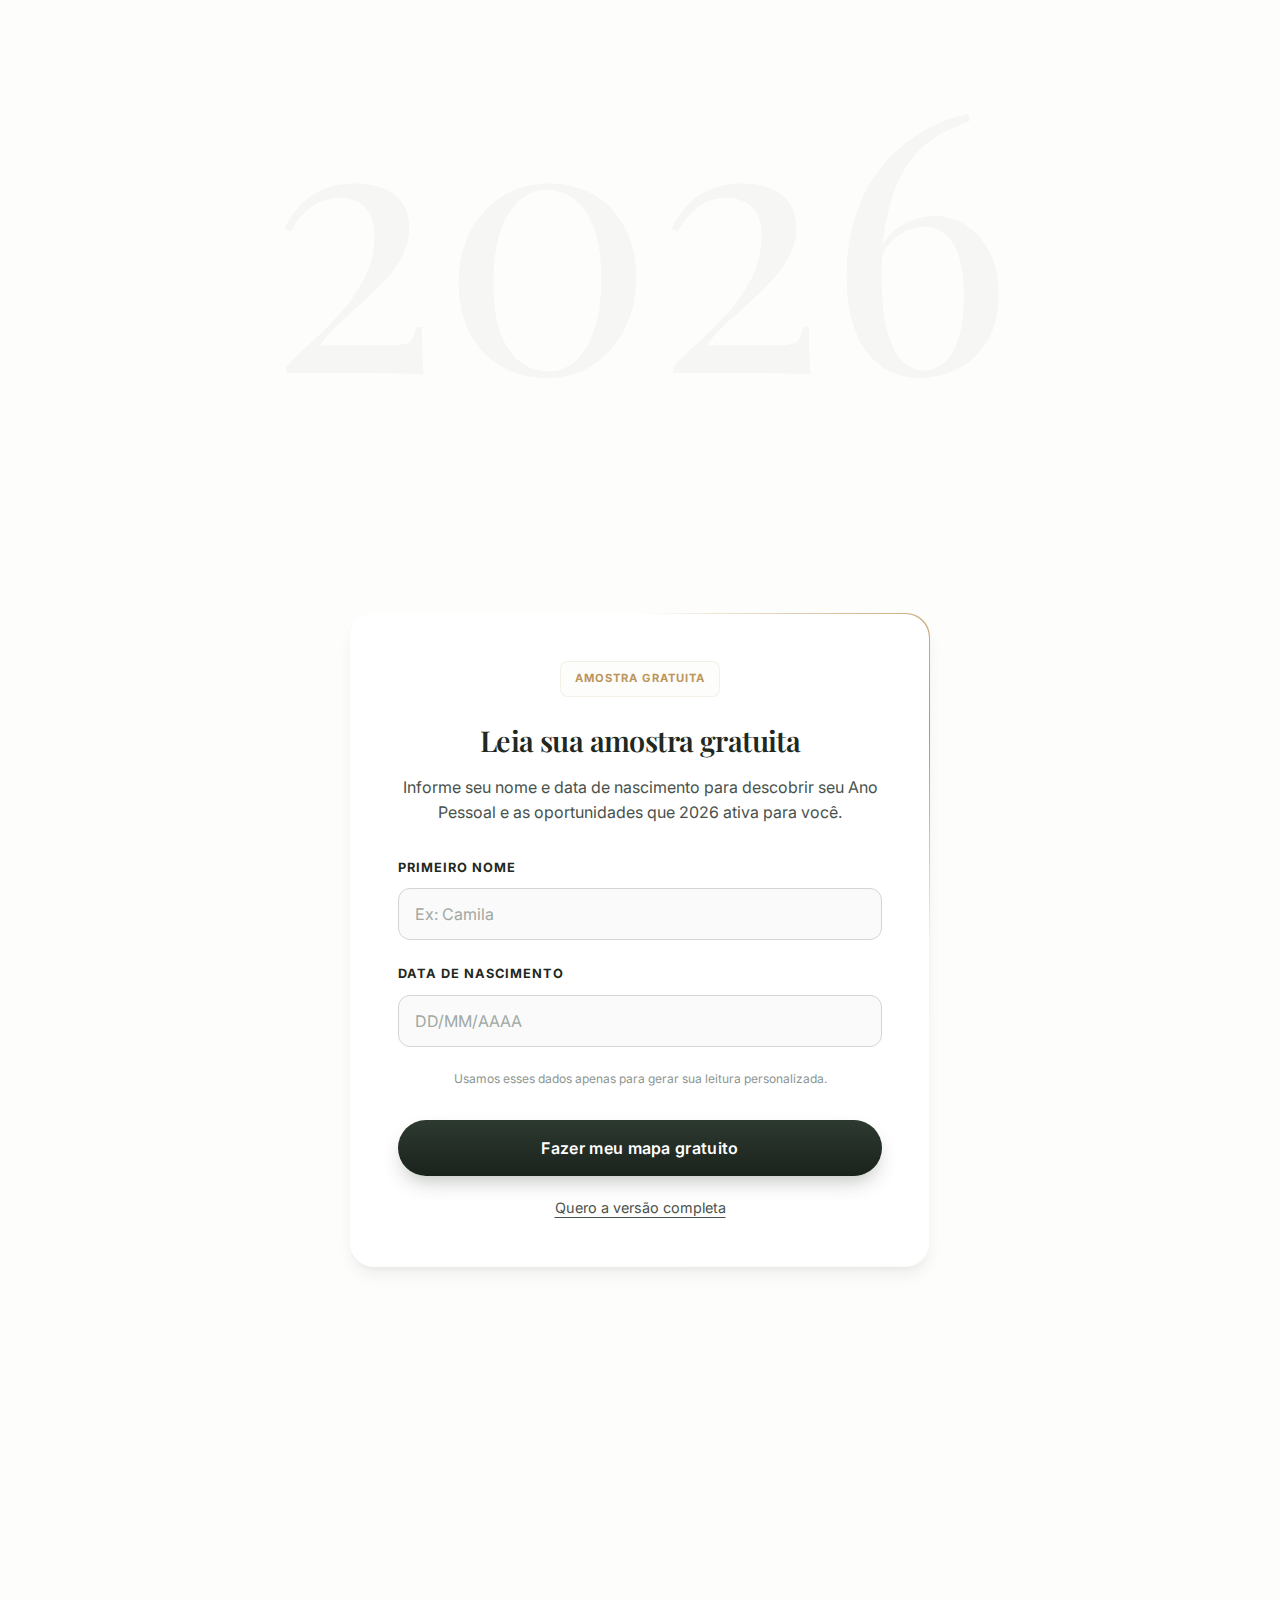
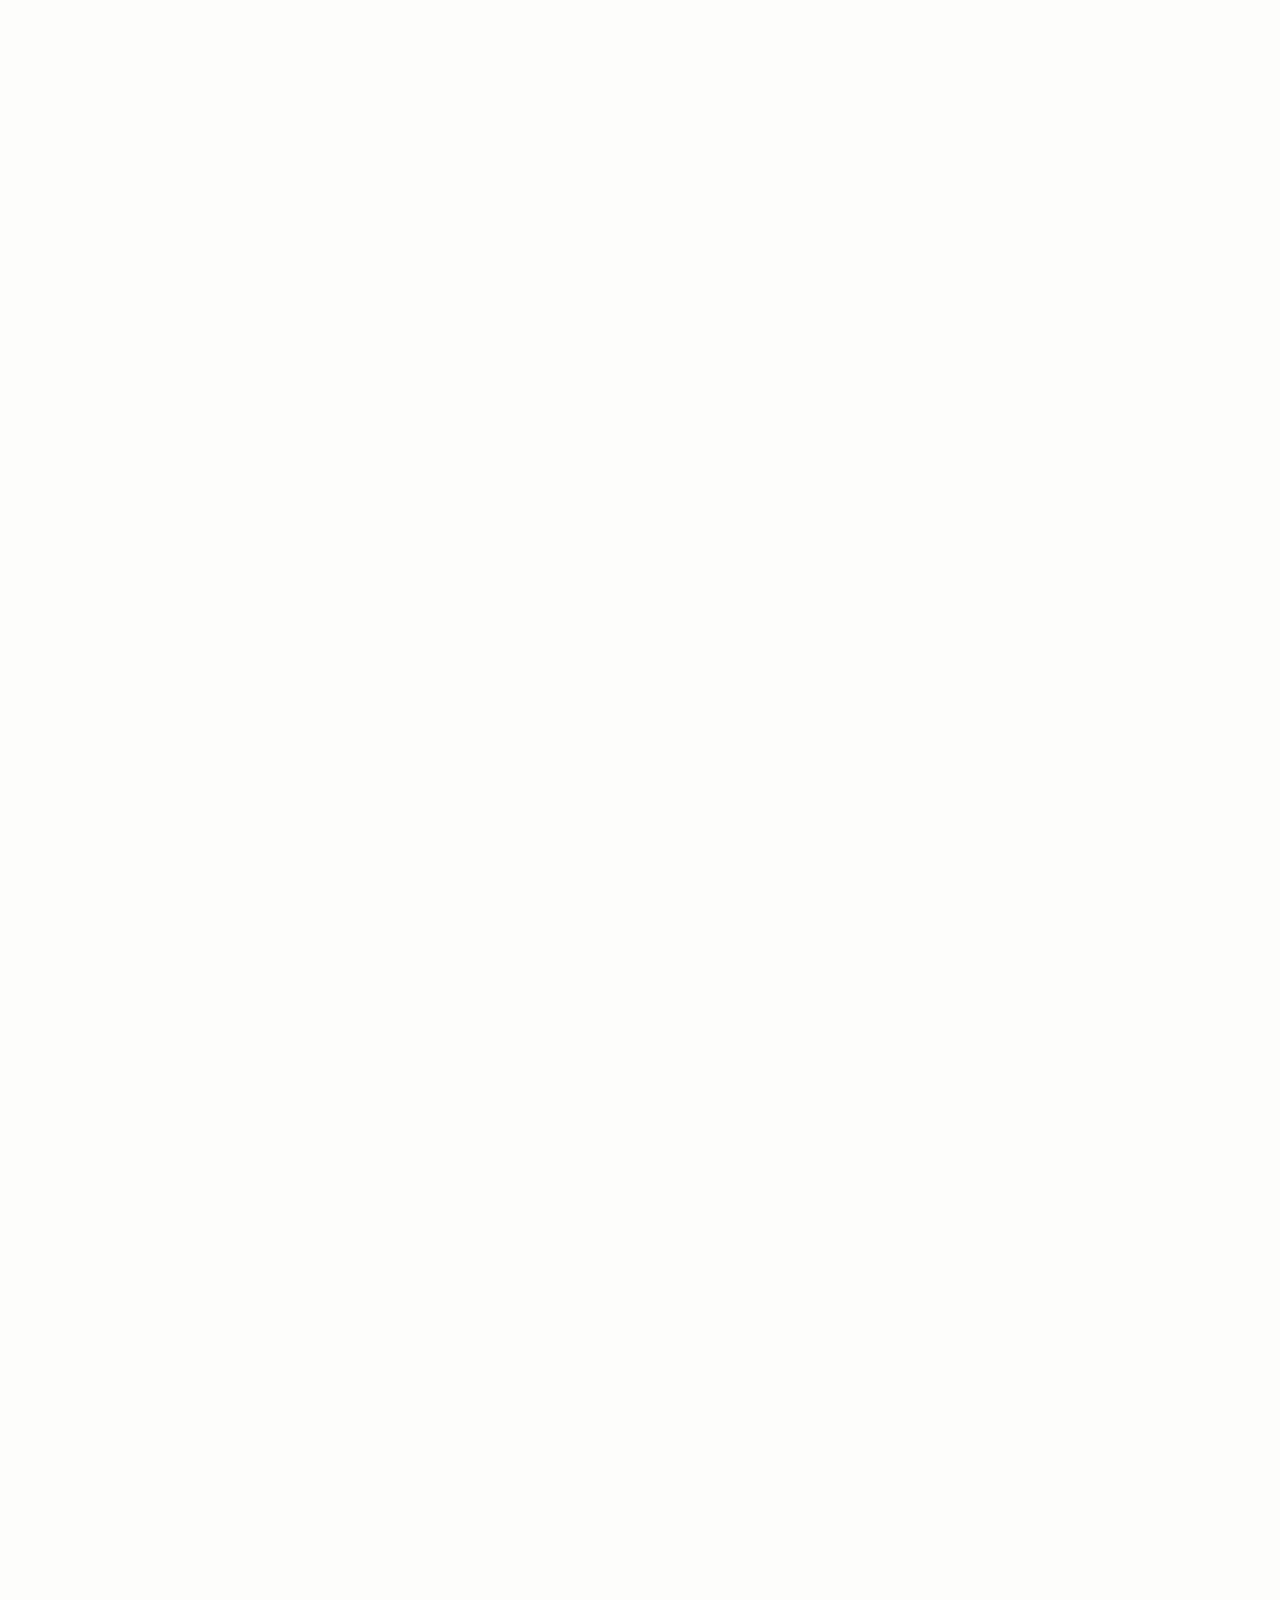
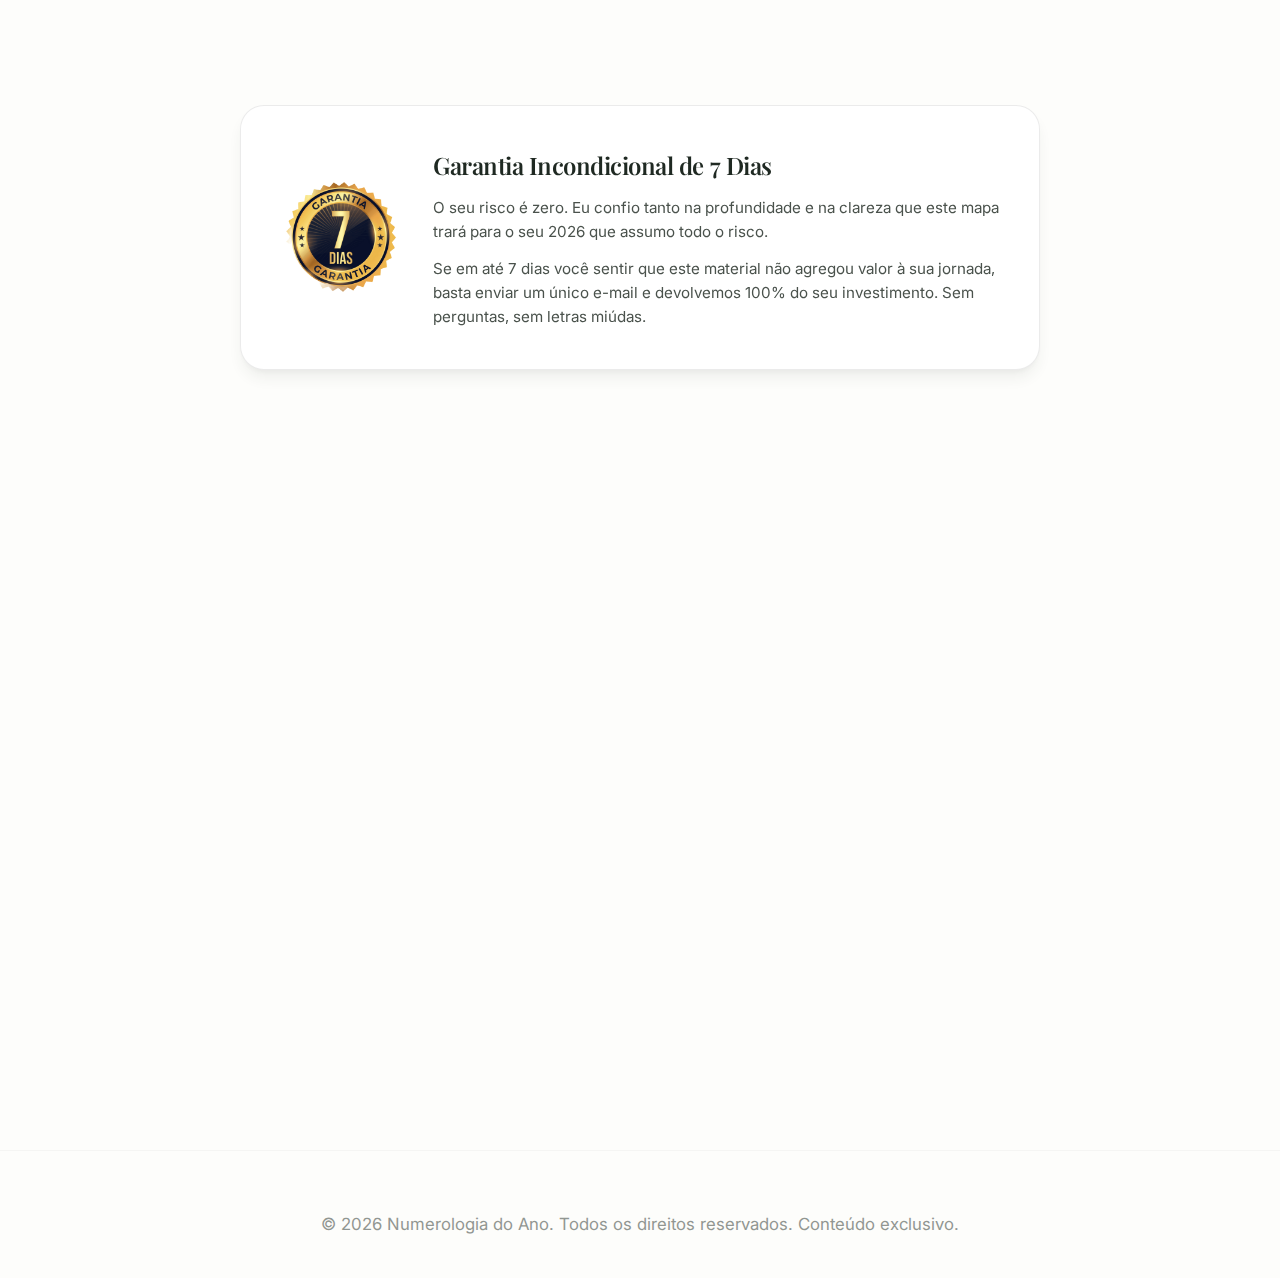
<file: index.html>
<!DOCTYPE html>
<html lang="pt-BR">
<head>
    <meta charset="UTF-8">
    <link rel="shortcut icon" href="./src/logo-num.png">
    <meta name="viewport" content="width=device-width, initial-scale=1.0">
    <title>Mapa do Ano 2026 | Numerologia Essencial</title>
    
    <link rel="preconnect" href="https://fonts.googleapis.com">
    <link rel="preconnect" href="https://fonts.gstatic.com" crossorigin>
    <link href="https://fonts.googleapis.com/css2?family=Inter:wght@300;400;500;600&family=Playfair+Display:ital,wght@0,400;0,600;1,400&display=swap" rel="stylesheet">
    
    <link rel="stylesheet" href="style.css">
</head>
<body>

    <div class="background-decor">2026</div>

    <header class="hero-section fade-in">
        <div class="container">
            <span class="hero-tag">Sua energia para o próximo ciclo</span>
            <h1 class="hero-title">Mapa do Ano 2026</h1>
            <h2 class="hero-subtitle">Entenda o ritmo que define seus resultados, planos e sonhos para este ano</h2>
            <p class="hero-text">Uma leitura numerológica <strong>personalizada pela sua data de nascimento,</strong> que revela oportunidades, desafios ocultos e os momentos mais favoráveis para agir em cada área da sua vida.</p>
            <a href="#amostra" class="btn btn-primary scroll-trigger">Fazer minha leitura gratuita</a>
        </div>
    </header>

    <section id="amostra" class="sample-section fade-in-up">
        <div class="container">
            <div class="card sample-card">
                <div class="badge badge-glow">Amostra Gratuita</div>
                <h3 class="card-title">Leia sua amostra gratuita</h3>
                <p class="card-text">Informe seu nome e data de nascimento para descobrir seu Ano Pessoal e as oportunidades que 2026 ativa para você.</p>
                
                <form id="freeReadForm" class="premium-form">
                    <div class="input-group">
                        <label for="nome">Primeiro nome</label>
                        <input type="text" id="nome" placeholder="Ex: Camila" required>
                    </div>
                    <div class="input-group">
                        <label for="nascimento">Data de nascimento</label>
                        <input type="tel" id="nascimento" placeholder="DD/MM/AAAA" maxlength="10" required>
                    </div>
                    <p class="microcopy">Usamos esses dados apenas para gerar sua leitura personalizada.</p>
                    
                    <div class="form-actions">
                        <button type="submit" class="btn btn-primary full-width">Fazer meu mapa gratuito</button>
                        <a href="#planos" class="link-secondary">Quero a versão completa</a>
                    </div>
                </form>
            </div>
        </div>
    </section>

    <section class="authority-section fade-in-up">
        <div class="container">
            <h3 class="section-title">A sua Numerologia de 2026 — completa e personalizada</h3>
            <p class="section-subtitle">Capítulos do Mapa do Ano</p>
            
            <div class="grid-chapters">
                <div class="chapter-item">
                    <span class="chapter-number">1</span>
                    <div class="chapter-text">
                        <strong>Oportunidades do Ano</strong>
                        <p>As principais aberturas do destino para você aproveitar o fluxo natural da vida e expandir.</p>
                    </div>
                </div>

                <div class="chapter-item">
                    <span class="chapter-number">2</span>
                    <div class="chapter-text">
                        <strong>Obstáculos e Desafios</strong>
                        <p>Onde você tende a se sabotar, o que pode travar seus resultados e como atravessar esse ciclo com mais consciência.</p>
                    </div>
                </div>

                <div class="chapter-item">
                    <span class="chapter-number">3</span>
                    <div class="chapter-text">
                        <strong>Amor e Relacionamentos</strong>
                        <p>Como você ama, se envolve e reage emocionalmente — e o que este ano pede para amadurecer nas suas relações.</p>
                    </div>
                </div>

                <div class="chapter-item">
                    <span class="chapter-number">4</span>
                    <div class="chapter-text">
                        <strong>Carreira e Dinheiro</strong>
                        <p>Onde focar sua energia para crescer, quais decisões pedem cautela e o que pode destravar sua vida material.</p>
                    </div>
                </div>

                <div class="chapter-item">
                    <span class="chapter-number">5</span>
                    <div class="chapter-text">
                        <strong>Família e Lar</strong>
                        <p>O que precisa ser fortalecido nas suas bases emocionais para que você se sinta seguro e centrado ao longo do ano.</p>
                    </div>
                </div>

                <div class="chapter-item">
                    <span class="chapter-number">6</span>
                    <div class="chapter-text">
                        <strong>Vida Social</strong>
                        <p>Quais ambientes te fortalecem, quais drenam sua energia e como escolher melhor suas trocas e conexões.</p>
                    </div>
                </div>

                <div class="chapter-item">
                    <span class="chapter-number">7</span>
                    <div class="chapter-text">
                        <strong>Resumo e Reflexões</strong>
                        <p>A síntese do ano: o aprendizado central que, se compreendido, muda a forma como você vive este ciclo.</p>
                    </div>
                </div>

                <div class="chapter-item">
                    <span class="chapter-number">8</span>
                    <div class="chapter-text">
                        <strong>Linha do Tempo</strong>
                        <p>Os períodos-chave do ano: quando avançar, quando esperar e quando agir com mais estratégia.</p>
                    </div>
                </div>

                <div class="chapter-item">
                    <span class="chapter-number">9</span>
                    <div class="chapter-text">
                        <strong>Visão Geral</strong>
                        <p>O sentido mais profundo deste ano na sua vida e o papel que ele cumpre na sua trajetória pessoal.</p>
                    </div>
                </div>
            </div>
        </div>
    </section>

    <section id="planos" class="comparison-section fade-in-up">
        <div class="container">
            <div class="plans-grid">
                
                <div class="card plan-card basic">
                    <div class="badge-basic">Básico</div>
                    <h4 class="plan-name">Gratuito</h4>
					<p class="plan-price">
    <span class="price-value">R$ 0</span>
    <span class="price-period"></span>
    <span class="price-small">Para conhecer a plataforma</span>
</p>
                    <ul class="plan-features">
                        <li><span class="check">✓</span>Oportunidades do mês atual</li>
                        <li><span class="check">✓</span>Leitura do dia de hoje</li>
                        <li><span class="check">✓</span>Trechos da leitura completa</li>
                    </ul>
                    <button class="btn btn-outline js-scroll-to-form full-width" onclick="document.getElementById('amostra').scrollIntoView({behavior: 'smooth'});">Começar Grátis</button>
                </div>

                <div id="oferta-premium" class="card plan-card premium">
                    <div class="badge-highlight">Versão Premium</div>
                    <h4 class="plan-name">Acesso completo </h4>
                    <p class="plan-price">
    <span class="price-value">R$ 95</span>
    <span class="price-period">/ano</span>
    <span class="price-small">Atualizado diariamente ao longo do ano</span>
</p>

                    <ul class="plan-features">
    <li><span class="check">✓</span>Direcionamento claro por 12 meses</li>
    <li><span class="check">✓</span>Leitura diária sempre atualizada</li>
    <li><span class="check">✓</span>Oportunidades dos próximos meses</li>
    <li><span class="check">✓</span>Visão completa dos principais ciclos da sua vida</li>
    <li><span class="check">✓</span>Consulte sempre que surgir uma dúvida</li>
    <li><span class="check">✓</span>Seu mapa atualizado todos os dias</li>
    <li><span class="check">✓</span>Direção diária, direto no seu celular</li>
    <li><span class="check">✓</span>Acesso imediato</li>
	
</ul>

                    <button class="btn btn-primary full-width">
    Assinar Premium 
    <svg width="24" height="24" viewBox="0 0 24 24" fill="none" stroke="currentColor" stroke-linecap="round" stroke-linejoin="round">
        <line x1="5" y1="12" x2="19" y2="12"></line>
        <polyline points="12 5 19 12 12 19"></polyline>
    </svg>
</button>

                    <div class="payment-security-bar">
                        <div class="payment-methods">
                            <svg xmlns="http://www.w3.org/2000/svg" width="18" height="18" viewBox="0 0 24 24" fill="none" stroke="currentColor" stroke-width="1.5" stroke-linecap="round" stroke-linejoin="round">
                                <rect x="1" y="4" width="22" height="16" rx="2" ry="2"></rect>
                                <line x1="1" y1="10" x2="23" y2="10"></line>
                            </svg>
                            <span>Pix ou Cartão</span>
                        </div>
                        <div class="security-badge">
                            <svg xmlns="http://www.w3.org/2000/svg" width="18" height="18" viewBox="0 0 24 24" fill="none" stroke="currentColor" stroke-width="1.5" stroke-linecap="round" stroke-linejoin="round">
                                <path d="M12 22s8-4 8-10V5l-8-3-8 3v7c0 6 8 10 8 10z"></path>
                                <polyline points="9 12 11 14 15 10"></polyline>
                            </svg>
                            <span>Compra Segura</span>
                        </div>
                    </div>
                </div>

            </div> </div>
    </section>
    
    <section class="guarantee-section">
        <div class="container">
            <div class="guarantee-card">
                <div class="guarantee-image">
                    <img src="garantia.png" alt="Selo de Garantia Incondicional">
                </div>
                <div class="guarantee-content">
                    <h3>Garantia Incondicional de 7 Dias</h3>
                    <p>O seu risco é zero. Eu confio tanto na profundidade e na clareza que este mapa trará para o seu 2026 que assumo todo o risco.</p>
                    <p>Se em até 7 dias você sentir que este material não agregou valor à sua jornada, basta enviar um único e-mail e devolvemos 100% do seu investimento. Sem perguntas, sem letras miúdas.</p>
                </div>
            </div>
        </div>
    </section>

    <section class="faq-section fade-in-up">
        <div class="container narrow">
            <h3 class="section-title">Dúvidas Frequentes</h3>
            
            <div class="accordion">
                
                <div class="accordion-item">
                    <button class="accordion-header">Como recebo o meu mapa?</button>
                    <div class="accordion-content">
                        <p>O Acesso é imediato através de uma plataforma digital exclusiva, otimizada para celular e tablet, com atualizações diárias e mensais.</p>
                    </div>
                </div>
                
                <div class="accordion-item">
                    <button class="accordion-header">É uma assinatura?</button>
                    <div class="accordion-content">
                        <p>Não é assinatura. O pagamento é único e garante acesso total ao seu mapa por todo o ciclo de 2026. Você recebe as previsões diárias e mensais sem taxas extras ou mensalidades.</p>
                    </div>
                </div>
                
                <div class="accordion-item">
                    <button class="accordion-header">Preciso de conhecimento prévio para entender?</button>
                    <div class="accordion-content">
                        <p>De forma alguma. A leitura é intuitiva e guia você passo a passo. Você terá acesso imediato à energia do seu dia atual, do mês vigente e de todo o ciclo de 2026, com explicações claras e práticas feitas sob medida para o seu momento.</p>
                    </div>
                </div>
                
                <div class="accordion-item">
                    <button class="accordion-header">Preciso saber minha hora de nascimento?</button>
                    <div class="accordion-content">
                        <p>Não. Para a Numerologia Cabalística, utilizada neste método, apenas sua data de nascimento completa e seu nome de registro são necessários.</p>
                    </div>
                </div>

                <div class="accordion-item">
                    <button class="accordion-header">Serve para crianças?</button>
                    <div class="accordion-content">
                        <p>Sim, o mapa pode ser feito para qualquer idade, ajudando pais a entenderem as tendências e energias que influenciarão o ano de seus filhos.</p>
                    </div>
                </div>

            </div>
        </div>
    </section>

    <footer>
        <div class="container">
           <p>&copy; 2026 Numerologia do Ano. Todos os direitos reservados. Conteúdo exclusivo.</p>
        </div>
    </footer>

    <script src="script.js"></script>
	
</body>
</html>
</file>
<file: style.css>
/* --- 1. CONFIGURAÇÕES GLOBAIS E VARIÁVEIS --- */
:root {
    /* Paleta de Cores (Refinada para Contraste) */
    --bg-body: #FDFDFB; /* Branco mais limpo para contraste */
    --bg-card: #FFFFFF;
    --bg-highlight: #FFFEFA; /* Fundo sutil para destaque premium */
    
    /* Textos - Ajustados para legibilidade WCAG AA/AAA */
    --text-primary: #1F2922; /* Mais profundo que o anterior */
    --text-secondary: #4A524C; /* Cinza escurecido para leitura em fundo claro */
    --text-tertiary: #8C9690; /* Apenas para microcopys não essenciais */
    
    /* Acentos */
    --accent-gold: #BC955C; /* Dourado levemente mais fechado para leitura */
    --accent-gold-light: rgba(188, 149, 92, 0.12);
    --border-subtle: rgba(0, 0, 0, 0.08);
    
    /* Botão CTA (Gradiente Sutil para Volume) */
    --btn-gradient-start: #2D3A30;
    --btn-gradient-end: #1A221C;

    /* Tipografia */
    --font-serif: 'Playfair Display', serif;
    --font-sans: 'Inter', sans-serif;

    /* Sombras e Elevações (Layered Shadows - Efeito 3D Suave) */
    --shadow-xs: 0 1px 3px rgba(0, 0, 0, 0.05);
    --shadow-sm: 0 4px 6px -1px rgba(45, 58, 48, 0.05), 0 2px 4px -1px rgba(45, 58, 48, 0.03);
    --shadow-md: 0 10px 15px -3px rgba(45, 58, 48, 0.08), 0 4px 6px -2px rgba(45, 58, 48, 0.04);
    --shadow-lg: 0 20px 25px -5px rgba(45, 58, 48, 0.1), 0 10px 10px -5px rgba(45, 58, 48, 0.04);
    
    /* Espaçamento e Layout */
    --container-width: 1000px;
    --radius-lg: 24px;
    --radius-md: 12px;
    --input-height: 52px; /* Touch target otimizado */
}

/* Reset e Base */
* { margin: 0; padding: 0; box-sizing: border-box; }

body {
    background-color: var(--bg-body);
    color: var(--text-primary);
    font-family: var(--font-sans);
    line-height: 1.6;
    overflow-x: hidden;
    -webkit-font-smoothing: antialiased;
    -moz-osx-font-smoothing: grayscale;
}

/* Container Responsivo */
.container {
    width: 88%; /* Mais margem lateral no mobile */
    max-width: var(--container-width);
    margin: 0 auto;
    position: relative;
    z-index: 2;
}
.container.narrow { max-width: 640px; }

/* Tipografia */
h1, h2, h3, h4 { 
    font-family: var(--font-serif); 
    color: var(--text-primary); 
    font-weight: 600;
    letter-spacing: -0.02em; /* Títulos mais elegantes */
}

p { 
    color: var(--text-secondary); 
    font-size: 1.05rem; /* Leve aumento para leitura mobile */
}

/* --- 2. COMPONENTES DE UI --- */

/* Botões (Com feedback tátil) */
.btn {
    display: inline-flex;
    align-items: center;
    justify-content: center;
    padding: 18px 36px; /* Botão mais alto para dedo */
    border-radius: 100px;
    font-family: var(--font-sans);
    font-weight: 600;
    text-decoration: none;
    transition: all 0.25s cubic-bezier(0.4, 0, 0.2, 1);
    cursor: pointer;
    border: none;
    font-size: 1rem;
    letter-spacing: 0.02em;
    position: relative;
    overflow: hidden;
}

.btn-primary {
    /* Gradiente sutil para criar volume */
    background: linear-gradient(180deg, var(--btn-gradient-start) 0%, var(--btn-gradient-end) 100%);
    color: #fff;
    box-shadow: 0 10px 20px -5px rgba(45, 58, 48, 0.3); /* Sombra colorida, não preta */
}
.btn-primary:hover {
    transform: translateY(-2px);
    box-shadow: 0 15px 30px -5px rgba(45, 58, 48, 0.4);
}
.btn-primary:active {
    transform: translateY(0);
    box-shadow: 0 5px 10px -5px rgba(45, 58, 48, 0.3);
}

.btn-outline {
    background: transparent;
    border: 1px solid rgba(45, 58, 48, 0.3); /* Borda mais visível */
    color: var(--text-primary);
}
.btn-outline:hover { 
    background: rgba(0,0,0,0.03); 
    border-color: var(--text-primary);
}

.full-width { width: 100%; }

/* Cards (Profundidade corrigida) */
.card {
    background: var(--bg-card);
    border-radius: var(--radius-lg);
    padding: 32px; /* Ajuste mobile-first */
    box-shadow: var(--shadow-sm);
    border: 1px solid var(--border-subtle);
    position: relative;
    transition: transform 0.3s ease, box-shadow 0.3s ease;
}

/* Inputs (Formulário Otimizado) */
.input-group { margin-bottom: 24px; }

.input-group label {
    display: block;
    font-size: 0.8rem;
    font-weight: 700;
    margin-bottom: 10px;
    color: var(--text-primary);
    text-transform: uppercase;
    letter-spacing: 0.08em;
}

.input-group input {
    width: 100%;
    height: var(--input-height); /* Altura fixa para touch */
    padding: 0 16px;
    border: 1px solid #D1D6D3; /* Contraste de borda melhorado */
    background: #FAFAFA;
    border-radius: var(--radius-md);
    font-family: var(--font-sans);
    font-size: 16px; /* Evita zoom automático no iOS */
    color: var(--text-primary);
    transition: all 0.3s ease;
    -webkit-appearance: none;
}

.input-group input:focus {
    border-color: var(--accent-gold);
    background: #fff;
    box-shadow: 0 0 0 4px var(--accent-gold-light);
    outline: none;
}

.input-group input::placeholder { color: #A0A8A3; }

/* Badges */
.badge {
    display: inline-block;
    background: var(--bg-body);
    color: var(--accent-gold);
    padding: 8px 14px;
    border-radius: 8px;
    font-size: 0.7rem;
    text-transform: uppercase;
    letter-spacing: 0.1em;
    font-weight: 700;
    margin-bottom: 20px;
    border: 1px solid var(--accent-gold-light);
}

/* --- 3. SEÇÕES ESPECÍFICAS --- */

/* Background 2026 */
.background-decor {
    position: fixed;
    top: 5%;
    left: 50%;
    transform: translateX(-50%);
    font-family: var(--font-serif);
    font-size: 28vw;
    color: var(--text-primary);
    opacity: 0.03; /* Muito sutil para não brigar com texto */
    z-index: 0;
    pointer-events: none;
    line-height: 1;
}

/* HERO SECTION */
.hero-section {
    padding: 120px 0 60px 0; /* Mais espaço no topo */
    text-align: center;
}

.hero-tag {
    display: block;
    font-size: 0.75rem;
    letter-spacing: 0.2em;
    text-transform: uppercase;
    color: var(--accent-gold);
    margin-bottom: 20px;
    font-weight: 700;
}

.hero-title {
    font-size: 3rem; /* Ajustado para mobile */
    margin-bottom: 20px;
    line-height: 1.1;
    color: var(--text-primary);
}

.hero-subtitle {
    font-size: 1.25rem;
    font-family: var(--font-sans);
    font-weight: 400;
    color: var(--text-secondary);
    margin-bottom: 32px;
    max-width: 90%;
    margin-left: auto; margin-right: auto;
    line-height: 1.5;
}

.hero-text {
    font-size: 1rem;
    margin-bottom: 48px;
    max-width: 580px;
    margin-left: auto; margin-right: auto;
    color: var(--text-secondary);
}

/* AMOSTRA GRATUITA */
.sample-section { padding: 40px 0 80px 0; }
.sample-card { 
    max-width: 580px; 
    margin: 0 auto; 
    text-align: center;
    background: #fff;
    box-shadow: var(--shadow-md); /* Mais destaque pro form */
}

.card-title { font-size: 1.8rem; margin-bottom: 12px; }
.card-text { 
    margin-bottom: 32px; 
    font-size: 1rem; 
    line-height: 1.6;
}

.premium-form { text-align: left; margin-top: 32px; }

.microcopy {
    font-size: 0.75rem;
    color: var(--text-tertiary);
    text-align: center;
    margin-top: 16px;
    line-height: 1.4;
}

.form-actions {
    margin-top: 32px;
    display: flex;
    flex-direction: column;
    align-items: center;
    gap: 20px;
}

.link-secondary {
    color: var(--text-secondary);
    text-decoration: underline;
    text-decoration-thickness: 1px;
    text-underline-offset: 4px;
    font-size: 0.9rem;
    cursor: pointer;
    transition: color 0.2s;
}
.link-secondary:hover { color: var(--text-primary); }

/* AUTORIDADE (Grid) */
.authority-section { padding: 80px 0; text-align: center; }

.section-title { 
    font-size: 2.2rem; 
    margin-bottom: 16px; 
    line-height: 1.2;
}
.section-subtitle { 
    font-family: var(--font-sans); 
    text-transform: uppercase; 
    letter-spacing: 0.15em; 
    font-size: 0.8rem;
    margin-bottom: 48px;
    color: var(--accent-gold);
    font-weight: 600;
}

.grid-chapters {
    display: grid;
    grid-template-columns: repeat(auto-fit, minmax(280px, 1fr));
    gap: 20px;
    padding: 0 10px; /* Evita corte lateral */
}

/* --- ESTILO DOS CAPÍTULOS (COM DESCRIÇÃO) --- */

.chapter-item {
    background: #fff;
    padding: 24px;
    border-radius: 16px;
    border: 1px solid var(--border-subtle);
    font-family: var(--font-serif);
    color: var(--text-secondary);
    transition: all 0.3s ease;
    box-shadow: var(--shadow-xs);
    
    /* Configuração Flex para alinhar número e texto */
    display: flex;
    align-items: flex-start; /* Alinha no topo para acompanhar o texto longo */
    gap: 16px;
    text-align: left;
}

.chapter-item:hover {
    transform: translateY(-3px);
    box-shadow: var(--shadow-md);
    border-color: var(--accent-gold-light);
}

/* O container de texto ao lado do número */
.chapter-text {
    display: flex;
    flex-direction: column;
    gap: 6px; /* Espaço entre título e parágrafo */
}

.chapter-text strong {
    font-size: 1.15rem;
    color: var(--text-primary);
    line-height: 1.2;
    display: block;
}

.chapter-text p {
    font-family: var(--font-sans); /* Fonte sem serifa para leitura fácil */
    font-size: 0.9rem;
    color: var(--text-secondary);
    line-height: 1.5;
    margin: 0;
    opacity: 0.9;
}

/* ESTILO DA BOLINHA DOURADA (Centralização Perfeita) */
.chapter-number {
    /* Tamanho fixo para garantir círculo perfeito */
    width: 42px;
    height: 42px;
    
    /* Cor e Borda */
    background-color: var(--accent-gold);
    color: #fff;
    border-radius: 50%;
    
    /* O SEGREDO DA CENTRALIZAÇÃO (Flexbox) */
    display: flex;
    justify-content: center; /* Alinha horizontalmente */
    align-items: center;     /* Alinha verticalmente */
    
    /* Tipografia Nítida */
    font-family: var(--font-serif); /* Mantém a elegância da serifa */
    font-weight: 600;  /* Negrito para nitidez */
    font-size: 1.25rem; /* Tamanho confortável */
    line-height: 1;    /* Remove espaçamentos invisíveis de fonte */
    
    /* Garante que a bolinha não amasse em telas pequenas */
    flex-shrink: 0;
    
    /* Sombra interna sutil para volume */
    box-shadow: inset 0 -2px 4px rgba(0,0,0,0.1);

    /* AJUSTE FINO: Alinha a bolinha com o topo da letra do título */
    margin-top: 2px;
}

/* Ajuste Mobile */
@media (max-width: 480px) {
    .chapter-item { padding: 16px; }
    /* No mobile a fonte diminui um pouco, então ajustamos a bolinha */
    .chapter-number { width: 36px; height: 36px; font-size: 1.1rem; margin-top: 1px; }
}

/* COMPARAÇÃO DE PLANOS */
.comparison-section { padding: 60px 0 100px 0; }

.plans-grid {
    display: grid;
    grid-template-columns: 1fr; /* Mobile first: empilhado */
    gap: 40px;
    align-items: center;
    margin-top: 40px;
}

/* Card Free */
.plan-card.basic { 
    background: transparent; 
    border: 1px solid rgba(0,0,0,0.06); 
    box-shadow: none; 
    padding: 32px 24px;
}

/* Card Premium (O Destaque) */
.plan-card.premium { 
    background: var(--bg-highlight); /* Fundo levemente destacado */
    border: 2px solid var(--accent-gold); 
    box-shadow: var(--shadow-lg); /* Profundidade máxima */
    position: relative;
    padding: 48px 32px;
    z-index: 1; /* Fica acima visualmente */
	
}

.plan-name { font-size: 1.5rem; margin-bottom: 12px; }

.plan-price { 
    font-size: 1.75rem; 
    color: var(--text-primary); 
    font-weight: 700; 
    margin-bottom: 24px; 
    font-family: var(--font-serif);
}
.price-small { 
    font-size: 0.9rem; 
    font-weight: 400; 
    color: var(--text-secondary); 
    display: block; 
    margin-top: 4px;
    font-family: var(--font-sans);
}

.badge-highlight {
    position: absolute;
    top: -1px; 
    right: -1px;
    background: #059669;
    color: white;
    font-size: 0.75rem;
    padding: 8px 20px;
    border-bottom-left-radius: 16px;
    border-top-right-radius: 22px; /* Segue a curva do card */
    font-weight: 800;
    letter-spacing: 0.05em;
    box-shadow: 0 4px 10px rgba(197, 160, 101, 0.3);
}

.plan-features { 
    list-style: none; 
    margin-bottom: 32px; 
    text-align: left; 
}
.plan-features li {
    padding: 12px 0;
    border-bottom: 1px solid rgba(0,0,0,0.05);
    color: var(--text-secondary);
    display: flex;
    align-items: flex-start;
    font-size: 0.95rem;
}
.plan-features li::before {
    content: '•';
    color: var(--accent-gold);
    font-weight: bold;
    margin-right: 10px;
}
.plan-features li strong { color: var(--text-primary); font-weight: 600; }

.microcopy-center { 
    text-align: center; 
    font-size: 0.75rem; 
    margin-top: 16px; 
    opacity: 0.8; 
    line-height: 1.4;
}

/* FAQ */
.faq-section { padding: 60px 0 120px 0; }
.accordion { margin-top: 32px; }
.accordion-item { border-bottom: 1px solid rgba(0,0,0,0.08); }

.accordion-header {
    width: 100%;
    text-align: left;
    background: none;
    border: none;
    padding: 24px 0;
    font-size: 1.1rem;
    font-family: var(--font-serif);
    color: var(--text-primary);
    cursor: pointer;
    display: flex;
    justify-content: space-between;
    align-items: center;
    transition: color 0.3s;
}
.accordion-header:hover { color: var(--accent-gold); }

.accordion-header::after {
    content: '+';
    font-size: 1.5rem;
    font-weight: 300;
    color: var(--accent-gold);
    transition: transform 0.3s;
}
.accordion-header.active::after { transform: rotate(45deg); }

.accordion-content {
    max-height: 0;
    overflow: hidden;
    transition: max-height 0.4s cubic-bezier(0, 1, 0, 1);
}
.accordion-content p { 
    padding-bottom: 24px; 
    font-size: 1rem; 
    color: var(--text-secondary);
    line-height: 1.6;
    max-width: 90%;
}

/* Footer */
footer { 
    text-align: center; 
    padding: 60px 0 40px 0; 
    opacity: 0.6; 
    font-size: 0.85rem; 
    border-top: 1px solid rgba(0,0,0,0.05);
    margin-top: 40px;
}

/* --- 4. RESPONSIVIDADE & MEDIA QUERIES --- */

/* Tablet e Desktop */
@media (min-width: 768px) {
    .container { width: 90%; }
    
    .hero-title { font-size: 4.5rem; letter-spacing: -0.03em; }
    .hero-subtitle { font-size: 1.5rem; }
    
    .plans-grid { 
        grid-template-columns: 1fr 1.15fr; /* Premium visivelmente maior */
        gap: 32px; 
    }
    
    .plan-card.premium { 
        transform: scale(1.02); /* Efeito de destaque apenas no desktop */
    }
    
    .card { padding: 48px; }
	
}

/* Mobile Tweak Específico */
@media (max-width: 480px) {
    .btn { width: 100%; } /* Botão full width no mobile facilita o clique */
    
    .hero-section { padding-top: 100px; }
    
    .chapter-item { text-align: left; }
    
    /* Remove escala do premium no mobile para não cortar a tela */
    .plan-card.premium { transform: none; margin: 0 -10px; width: auto; border-radius: 20px; }
}


/* Animações utilitárias */
.fade-in { opacity: 0; animation: fadeIn 1s ease forwards; }
.fade-in-up { opacity: 0; transform: translateY(30px); transition: opacity 0.8s ease, transform 0.8s ease; }
.fade-in-up.visible { opacity: 1; transform: translateY(0); }

@keyframes fadeIn { from { opacity: 0; } to { opacity: 1; } }

/* --- NOVO: EFEITO DE LUZ LED CIRCULANTE NO CARD DA AMOSTRA --- */

/* 1. Prepara o card para receber o efeito */
.sample-card {
    position: relative;
    z-index: 0; /* Garante que o conteúdo fique sobre a luz */
    /* Removemos a borda estática original para a luz passar */
    border: none !important; 
    /* Mantemos o background original e o raio da borda */
    background: var(--bg-card);
    border-radius: var(--radius-lg);
    overflow: hidden; /* Garante que a luz siga a curva da borda */
}

/* 2. A camada de luz que gira (Fica atrás do conteúdo) */
.sample-card::before {
    content: '';
    position: absolute;
    z-index: -2;
    /* Define a espessura da luz (quanto mais negativo, mais grossa) */
    left: -3px;
    top: -3px;
    width: calc(100% + 6px);
    height: calc(100% + 6px);
    
    /* O gradiente cônico cria o feixe de luz */
    background: conic-gradient(
        from 0deg,
        transparent 0%,     /* Começa transparente */
        var(--accent-gold) 15%, /* A cabeça da luz (cor dourada) */
        var(--accent-gold-light) 25%, /* O rastro da luz (mais claro) */
        transparent 50%     /* O restante do caminho transparente */
    );
    
    border-radius: calc(var(--radius-lg) + 3px); /* Ajusta a curva */
    /* Animação de rotação infinita */
    animation: rotate-border 4s linear infinite;
}

/* 3. A máscara interna (Cobre o centro do gradiente para formar a linha) */
.sample-card::after {
    content: '';
    position: absolute;
    z-index: -1;
    /* Cobre exatamente a área interna do card */
    left: 1px;
    top: 1px;
    width: calc(100% - 2px);
    height: calc(100% - 2px);
    background: var(--bg-card); /* Mesma cor do fundo do card */
    border-radius: var(--radius-lg);
}

/* 4. Definição da animação de rotação */
@keyframes rotate-border {
    0% {
        transform: rotate(0deg);
    }
    100% {
        transform: rotate(360deg);
    }
}


/* --- NOVO: ETIQUETA "BÁSICO" PARA O CARD GRATUITO --- */

.badge-basic {
    position: absolute;
    top: -1px; /* Cola no topo */
    right: -1px; /* Cola na direita */
    
    /* Cor: Vermelho Argila Suave (Elegante, não agressivo) */
    background: #D68C8C; 
    color: #fff;
    
    font-size: 0.8rem; /* Um pouco menor que o "Recomendado" para hierarquia */
    padding: 6px 14px;
    
    /* Design System: Segue a curva do card */
    border-bottom-left-radius: 12px;
    border-top-right-radius: 22px; /* Acompanha a borda do card se tiver radius */
    
    font-weight: 600;
    letter-spacing: 0.05em;
    text-transform: uppercase;
    font-family: var(--font-sans);
    
    /* Sombra sutil para não ficar chapado */
    box-shadow: 0 2px 6px rgba(214, 140, 140, 0.25);
    
    z-index: 2;
}

/* Opcional: Reforçar levemente a borda do card básico ao passar o mouse */
/* Isso ajuda a mostrar que ele é clicável, mas mantém o status de "básico" */
.plan-card.basic:hover {
    border-color: #D68C8C; /* A borda fica levemente avermelhada no hover */
}

/* --- SEÇÃO DE GARANTIA (RISCO ZERO) --- */

/* --- SEÇÃO DE GARANTIA (AJUSTADA: MAIS PRÓXIMA DA OFERTA) --- */

.guarantee-section {
    /* Removemos o padding do topo (era 60px) para subir */
    padding: 0 0 80px 0; 
    
    /* TRUQUE VISUAL: Margem negativa para "puxar" a seção para cima */
    margin-top: -50px; 
    
    position: relative;
    z-index: 5; /* Garante que fique acima de qualquer elemento anterior */
    background: transparent; /* Fundo transparente para fluir com a seção anterior */
}

.guarantee-card {
    background: #fff;
    border-radius: var(--radius-lg);
    border: 1px solid var(--border-subtle);
    padding: 40px;
    
    /* Layout Flex para colocar Imagem ao lado do Texto */
    display: flex;
    align-items: center;
    gap: 32px;
    
    /* Sombra suave */
    box-shadow: var(--shadow-md); /* Sombra um pouco mais forte para destacar */
    max-width: 800px;
    margin: 0 auto; /* Centraliza o card na tela */
}

/* Container da Imagem */
.guarantee-image {
    flex-shrink: 0;
    width: 120px;
    height: auto;
    display: flex;
    justify-content: center;
    align-items: center;
}

.guarantee-image img {
    width: 100%;
    height: auto;
    object-fit: contain;
    transition: transform 0.3s ease;
}

.guarantee-card:hover .guarantee-image img {
    transform: scale(1.05) rotate(5deg);
}

/* Tipografia da Garantia */
.guarantee-content h3 {
    font-family: var(--font-serif);
    font-size: 1.5rem;
    color: var(--text-primary);
    margin-bottom: 12px;
}

.guarantee-content p {
    font-size: 0.95rem;
    color: var(--text-secondary);
    line-height: 1.6;
    margin-bottom: 12px;
}

.guarantee-content p:last-child { margin-bottom: 0; }

/* RESPONSIVIDADE (MOBILE) */
@media (max-width: 600px) {
    .guarantee-section {
        margin-top: -30px; /* Ajuste menor no mobile para não encavalar */
        padding-bottom: 60px;
    }

    .guarantee-card {
        flex-direction: column;
        text-align: center;
        padding: 32px 24px;
        gap: 24px;
    }

    .guarantee-image { width: 100px; }
    .guarantee-content h3 { font-size: 1.35rem; }
}

/* --- CORREÇÃO DA LISTA (TEXTO CONTÍNUO NA MESMA LINHA) --- */

.plan-features {
    list-style: none;
    padding: 0;
    margin: 24px 0;
}

.plan-features li {
    /* Volta ao comportamento padrão de texto para fluir na mesma linha */
    display: block; 
    position: relative;      /* Cria a referência para posicionar a bolinha */
    padding-left: 24px;      /* Abre espaço na esquerda para a bolinha não ficar em cima do texto */
    margin-bottom: 14px;     /* Espaço entre os itens */
    text-align: left;
    font-size: 0.95rem;
    color: var(--text-secondary);
    line-height: 1.5;        /* Altura da linha para boa leitura */
}

/* 1. A Bolinha (Posicionada "flutuando" à esquerda) */
.plan-features li::before {
    content: "•";
    position: absolute;      /* Tira a bolinha do fluxo do texto */
    left: 0;                 /* Cola ela na esquerda */
    
    color: var(--secondary); /* Laranja/Dourado */
    font-weight: bold;
    font-size: 1.5rem;
    line-height: 1;
}

/* 2. O Título em Negrito (Agora flui junto com o texto) */
.plan-features li strong {
    color: var(--text-primary);
    font-weight: 700;
    /* IMPORTANTE: Sem display block ou flex aqui, para manter na mesma linha */
}


/* Barra de Pagamento e Segurança */
.payment-security-bar {
    display: flex;
    justify-content: center;
    align-items: center;
    gap: 20px;
    margin-top: 12px;
    padding-top: 12px;
    border-top: 1px solid #f0f0f0;
    color: #666;
    font-size: 12px;
}

.payment-methods,
.security-badge {
    display: flex;
    align-items: center;
    gap: 8px;
}

.payment-security-bar svg {
    color: #999; /* Cor dos ícones */
    stroke-width: 1.5;
}

/* Mobile Tweak Específico */
@media (max-width: 480px) {
    .btn { width: 100%; } 
    
    .hero-section { padding-top: 100px; }
    
    .chapter-item { text-align: left; }
    
    /* CORREÇÃO DO ESPAÇAMENTO DOS CARDS */
    .plan-card.premium { 
        transform: none; 
        width: auto; 
        border-radius: 20px;
        
        /* AQUI ESTAVA O ERRO (margin: 0 -10px) */
        /* Mudamos para ter 32px em cima/baixo e -10px nos lados */
        margin: 32px -10px; 
    }
}

#oferta-premium {
    scroll-margin-top: 40px; /* Garante que o scroll pare um pouco antes do card */
}

/* --- BOTÃO ELITE GOLD (ALTO CONTRASTE) --- */

.plan-card.premium .btn-primary {
    /* 1. FORMATO */
    border-radius: 12px;
    
    /* 2. GRADIENTE MAIS RICO (MENOS PÁLIDO) */
    /* Removemos os tons muito brancos para o texto não sumir */
    background: linear-gradient(
        90deg, 
        #C69C49 0%,   /* Ouro Médio */
        #F7E5AA 25%,  /* Luz (mas controlada) */
        #EBC368 50%,  /* Ouro Vivo */
        #F7E5AA 75%,  /* Luz */
        #C69C49 100%  /* Ouro Médio */
    );
    background-size: 200% auto;

    /* 3. CONTRASTE MÁXIMO NO TEXTO */
    /* Mudamos para um verde quase preto -> Legibilidade total */
    color: #051a10; 
    
    font-weight: 900; /* Extra bold para a letra ficar grossa e visível */
    font-size: 1.1rem; /* Leve aumento */
    text-transform: uppercase;
    letter-spacing: 0.06em;
    border: 1px solid rgba(0,0,0,0.1); /* Borda sutil para definição */
    
    /* 4. SOMBRA NO TEXTO (O SEGREDO DO DESTAQUE) */
    /* Uma sombra escura e suave atrás da letra para desgrudar do fundo */
    text-shadow: 0px 1px 2px rgba(255, 255, 255, 0.25);
    
    /* Sombra do botão */
    box-shadow: 0 10px 30px -5px rgba(198, 156, 73, 0.5);
    
    /* Animação do brilho metálico */
    animation: shine-metallic 4s linear infinite;
    
    transition: all 0.3s ease;
    position: relative;
    overflow: hidden;
    z-index: 1;
}

/* HOVER: Mais contraste ainda */
.plan-card.premium .btn-primary:hover {
    transform: translateY(-3px);
    box-shadow: 0 15px 35px -5px rgba(198, 156, 73, 0.7);
    /* No hover, o texto fica PRETO absoluto para garantir o clique */
    color: #000000; 
}

/* ACTIVE */
.plan-card.premium .btn-primary:active {
    transform: translateY(1px);
    box-shadow: 0 5px 15px -3px rgba(198, 156, 73, 0.4);
}

/* MANTENHA AS ANIMAÇÕES IGUAIS */
@keyframes shine-metallic {
    to { background-position: 200% center; }
}

.plan-card.premium .btn-primary::after {
    content: '';
    position: absolute;
    top: 0;
    left: -100%;
    width: 50%;
    height: 100%;
    /* O reflexo agora é branco puro, mas rápido */
    background: linear-gradient(
        to right,
        rgba(255,255,255,0) 0%,
        rgba(255,255,255,0.6) 50%,
        rgba(255,255,255,0) 100%
    );
    transform: skewX(-25deg);
    animation: light-sweep 5s infinite; 
    pointer-events: none;
}

@keyframes light-sweep {
    0%, 40% { left: -100%; }
    50% { left: 200%; }
    100% { left: 200%; }
}

/* --- AJUSTE PARA O ÍCONE NO BOTÃO --- */

.plan-card.premium .btn-primary {
    /* ... (Mantenha as cores e gradientes que fizemos antes) ... */
    
    /* ALINHAMENTO DO ÍCONE */
    display: flex;
    align-items: center;
    justify-content: center;
    gap: 10px; /* Espaço entre o texto e a seta */
}

/* Tamanho e Cor da Seta */
.plan-card.premium .btn-primary svg {
    width: 20px;
    height: 20px;
    stroke-width: 3px; /* Seta mais grossa para impor respeito */
    transition: transform 0.3s cubic-bezier(0.25, 1, 0.5, 1); /* Movimento suave */
}

/* A ANIMAÇÃO DOS "BIG PLAYERS" */
/* Quando passar o mouse no botão, a seta anda para o lado */
.plan-card.premium .btn-primary:hover svg {
    transform: translateX(5px); /* Desliza 5px para a direita */
}


/* ==========================================================================
   CSS DOS CARDS - VERSÃO FINAL RESPONSIVA
   ========================================================================== */

/* 1. ESTRUTURA DO CARD (Container Principal) */
.plan-card {
    display: flex;
    flex-direction: column;
    align-items: center; /* Centraliza tudo horizontalmente */
    text-align: center;  /* Centraliza textos que quebram */
    padding: 40px 24px;  /* Padding lateral reduzido para mobile não quebrar */
    position: relative;  /* Para posicionar badges se necessário */
    height: 100%;        /* Garante que fiquem da mesma altura */
}

/* ==========================================================================
   CORREÇÃO DO PREÇO (VALOR E PERÍODO LADO A LADO)
   ========================================================================== */

/* ==========================================================================
   PREÇO MODERNO E ALINHADO (FONTE 'INTER')
   ========================================================================== */

.plan-price {
    display: flex;
    flex-wrap: wrap;       /* Permite quebra de linha p/ descrição */
    align-items: baseline; /* Alinha o preço e o /ano pela base da letra */
    justify-content: center;
    width: 100%;
    margin: 24px 0 32px 0;
    column-gap: 4px;       /* Espaço pequeno e elegante entre valor e /ano */
}

/* O Valor (R$ 59,00) - AGORA COM FONTE 'INTER' */
.price-value {
    /* Mudamos para Inter para garantir precisão e alinhamento */
    font-family: 'Inter', sans-serif; 
    font-weight: 700;     /* Negrito forte para destaque */
    color: #1F2922;
    line-height: 1;
    white-space: nowrap;
    
    /* Tamanho calibrado para Sans-Serif */
    font-size: 3.5rem; 
    letter-spacing: -1.5px; /* Junta levemente os números (Fica muito profissional) */
}

/* O Período (/ano) */
.price-period {
    font-family: 'Inter', sans-serif; /* Mesma fonte para casar perfeito */
    font-size: 1.1rem;
    color: #6B7280;
    font-weight: 500;
    margin: 0;
}

/* A Descrição Pequena (Força a quebra de linha) */
.price-small {
    flex-basis: 100%;   /* Força ir para a linha de baixo */
    width: 100%;
    text-align: center;
    
    font-family: 'Inter', sans-serif;
    font-size: 0.9rem;
    color: #6B7280;
    font-weight: 400;
    margin-top: 8px;    /* Espaço entre o preço e a descrição */
    line-height: 1.4;
}

/* AJUSTE MOBILE */
@media (max-width: 768px) {
    .price-value {
        font-size: 2.8rem; /* Um pouco menor no celular para não quebrar */
    }
    
    .price-period {
        font-size: 1rem;
    }
}

/* A Descrição Pequena (Força a quebra de linha) */
.price-small {
    flex-basis: 100%;   /* Ocupa 100% da largura, forçando-se a ir para a linha de baixo */
    width: 100%;        /* Garantia extra */
    text-align: center; /* Centraliza o texto na nova linha */
    
    font-size: 0.95rem;
    color: #6B7280;
    font-weight: 400;
    margin-top: 15px;    /* Espaço entre o preço e a descrição */
    line-height: 1.4;
}

/* AJUSTE MOBILE */
@media (max-width: 768px) {
    .price-value {
        font-size: 3rem; /* Reduz levemente para caber lado a lado no celular */
    }
    
    .price-period {
        font-size: 1rem;
    }
}

.price-small {
    font-size: 0.80rem;
    color: #6B7280;
    font-weight: 400;
    margin-top: 8px;
    display: block;
    line-height: 1.4;
    max-width: 280px; /* Impede que o texto fique muito largo */
}

/* ==========================================================================
   LISTA DE BENEFÍCIOS (SEM BOLINHAS E ALINHADA)
   ========================================================================== */

.plan-features {
    width: 100%;
    text-align: left; /* Lista alinhada à esquerda sempre */
    margin: 0;
    padding: 0 !important; /* Remove padding padrão do navegador */
    list-style: none !important; /* Remove marcadores padrão */
}

.plan-features li {
    display: flex;
    align-items: flex-start; /* Ícone no topo se o texto quebrar */
    justify-content: flex-start;
    margin-bottom: 16px;
    font-size: 1rem;
    color: #374151;
    line-height: 1.5;
    
    /* REMOVE QUALQUER BOLINHA HERDADA */
    list-style-type: none !important;
    padding-left: 0 !important;
}

/* MATA O ELEMENTO FANTASMA (A BOLINHA PRETA) */
.plan-features li::marker,
.plan-features li::before,
.plan-features li::after {
    content: "" !important;
    display: none !important;
}

/* O CHECK VERDE */
.plan-features .check {
    color: #10B981;
    font-weight: 700;
    font-size: 1.2rem;
    margin-right: 12px; /* Distância perfeita do texto */
    line-height: 1.3;   /* Ajuste fino para alinhar com a primeira linha de texto */
    flex-shrink: 0;     /* Garante que o ícone nunca amasse */
}

/* ==========================================================================
   RESPONSIVIDADE (MOBILE) - O AJUSTE CRUCIAL
   ========================================================================== */

@media (max-width: 768px) {
    .plan-card {
        padding: 32px 20px; /* Mais compacto no celular */
        margin-bottom: 24px;
    }

    .price-value {
        font-size: 3rem; /* Reduz um pouco o preço para não estourar a tela */
    }

    .plan-name {
        font-size: 1.4rem; /* Título um pouco menor */
    }

    .plan-features li {
        font-size: 0.95rem; /* Texto da lista levemente menor para caber mais */
        margin-bottom: 14px;
    }
    
    /* Ajuste fino para centralizar visualmente o bloco de preço */
    .plan-price {
        margin: 20px 0 24px 0;
    }
}

/* ==========================================================================
   BOTÃO PREMIUM "CHAMPANHE GOLD" (IGUAL À REFERÊNCIA)
   ========================================================================== */

.plan-card.premium .btn-primary {
    /* 1. O FORMATO */
    width: 100%;
    display: flex;
    align-items: center;
    justify-content: center;
    gap: 12px; /* Espaço entre o texto e a seta */
    
    padding: 20px 24px; /* Botão alto e clicável */
    border-radius: 12px; /* Cantos arredondados modernos */
    border: 1px solid rgba(255, 255, 255, 0.4); /* Borda interna sutil para brilho */
    
    /* 2. O DEGRADÊ "CHAMPANHE" (Igual à imagem) */
    /* Vai do dourado médio -> dourado claro (luz) -> dourado médio */
    background: linear-gradient(90deg, #B68D40 0%, #F4E2A7 50%, #B68D40 100%);
    background-size: 200% auto; /* Prepara para animação */
    
    /* 3. A TIPOGRAFIA */
    font-family: 'Inter', sans-serif;
    font-weight: 800; /* Negrito forte */
    font-size: 1.05rem;
    text-transform: uppercase;
    letter-spacing: 0.05em;
    color: #0F1F12; /* Verde Quase Preto (Contraste Máximo) */
    text-decoration: none;
    
    /* 4. SOMBRA SUAVE (Efeito Flutuante) */
    box-shadow: 0 10px 25px -5px rgba(227, 195, 112, 0.4);
    
    transition: all 0.3s ease;
    cursor: pointer;
}

/* EFEITO AO PASSAR O MOUSE (HOVER) */
.plan-card.premium .btn-primary:hover {
    background-position: right center; /* O brilho se move */
    transform: translateY(-3px); /* Sobe levemente */
    box-shadow: 0 15px 35px -5px rgba(227, 195, 112, 0.6); /* Sombra aumenta */
}

/* EFEITO AO CLICAR */
.plan-card.premium .btn-primary:active {
    transform: translateY(1px);
    box-shadow: 0 5px 15px -3px rgba(227, 195, 112, 0.4);
}

/* 5. A SETA (SVG) */
.plan-card.premium .btn-primary svg {
    width: 20px;
    height: 20px;
    stroke-width: 3px; /* Seta grossinha para combinar com a fonte */
    transition: transform 0.3s ease;
}

/* Animação da Seta no Hover */
.plan-card.premium .btn-primary:hover svg {
    transform: translateX(6px); /* Seta anda para a direita */
}
</file>
